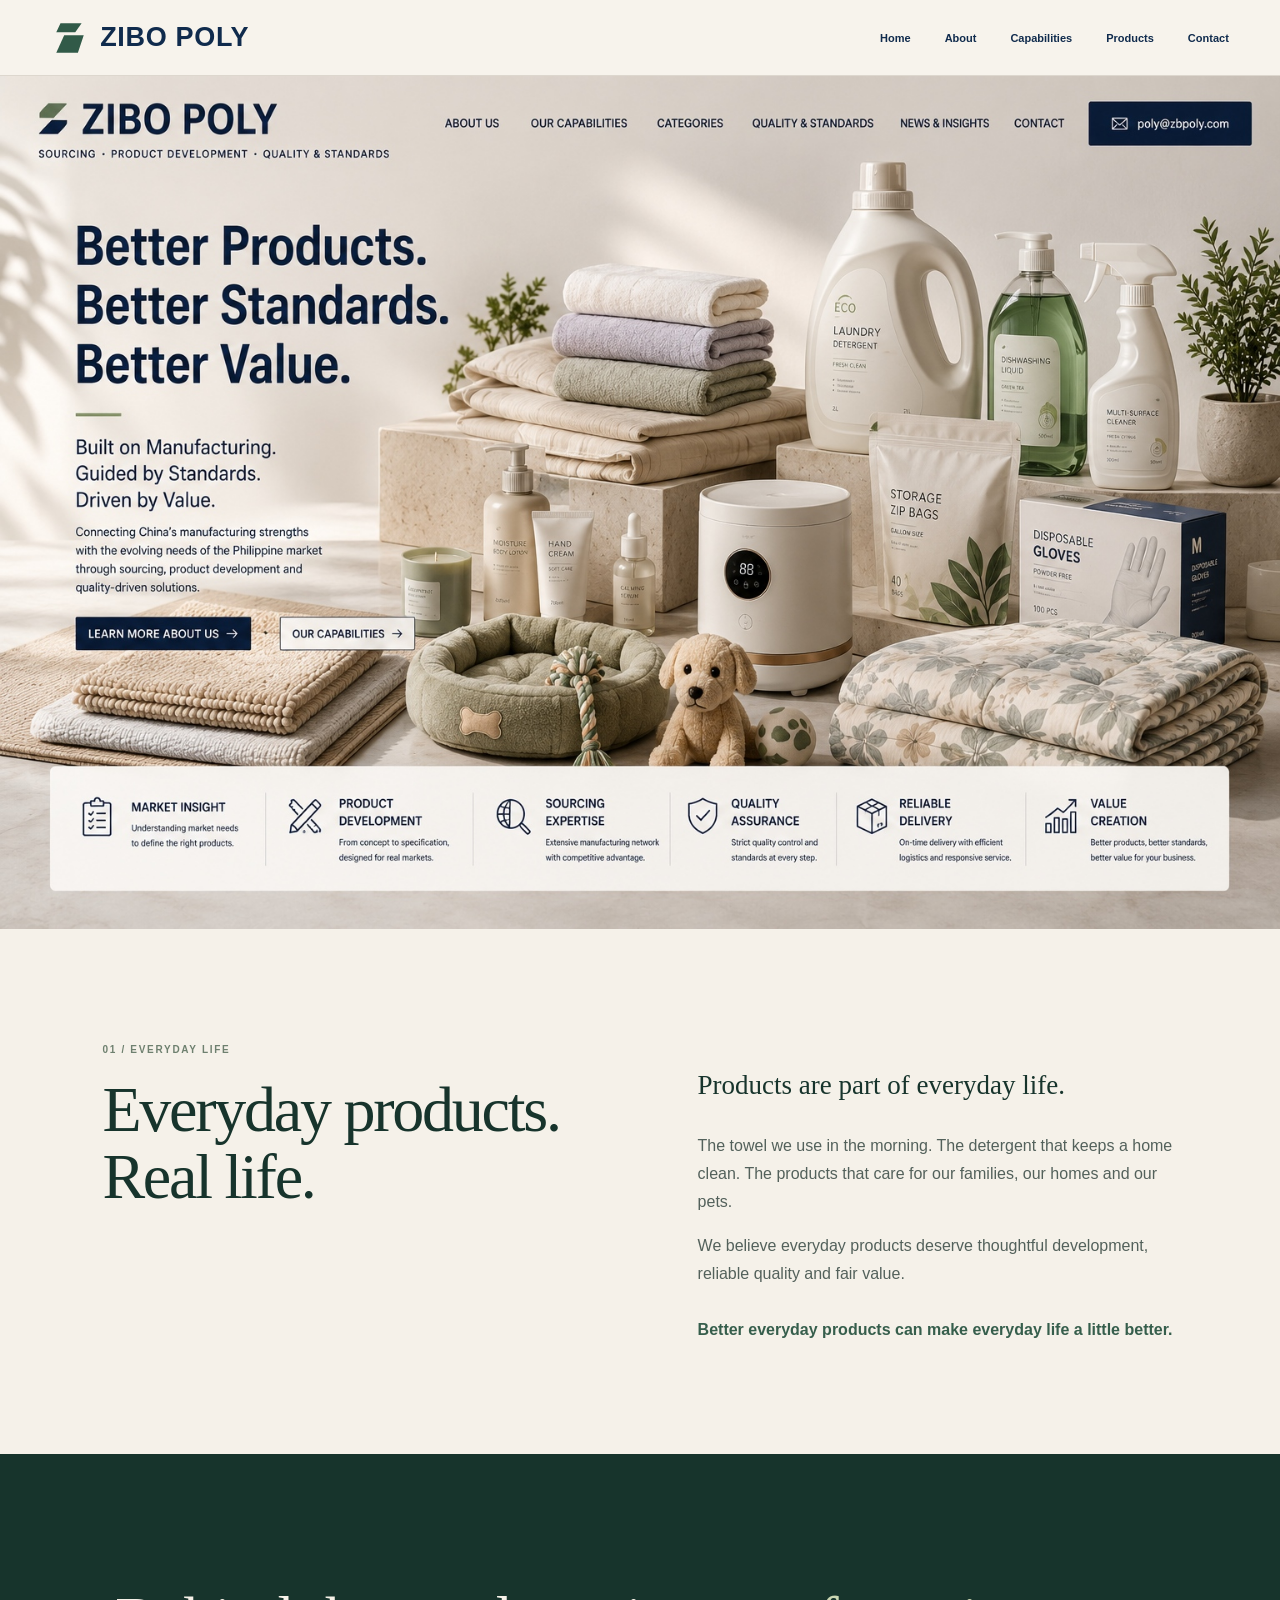
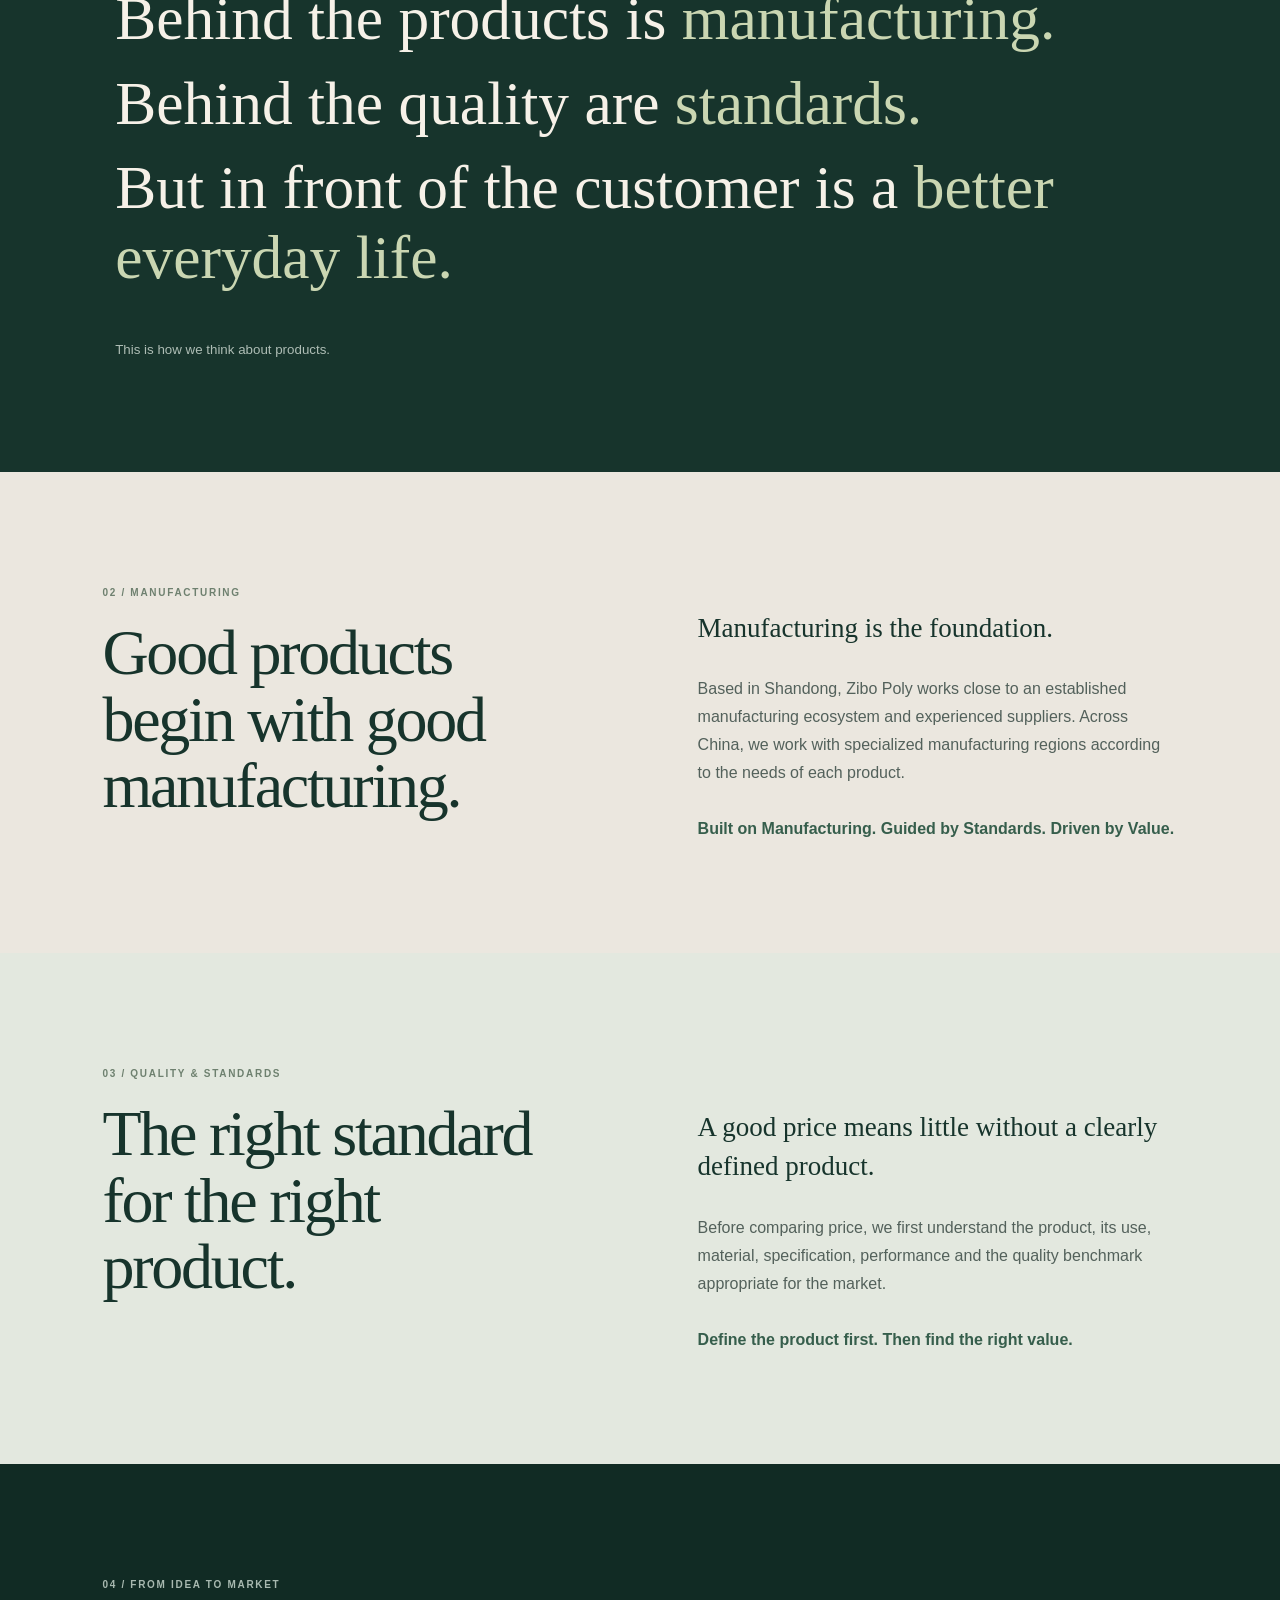
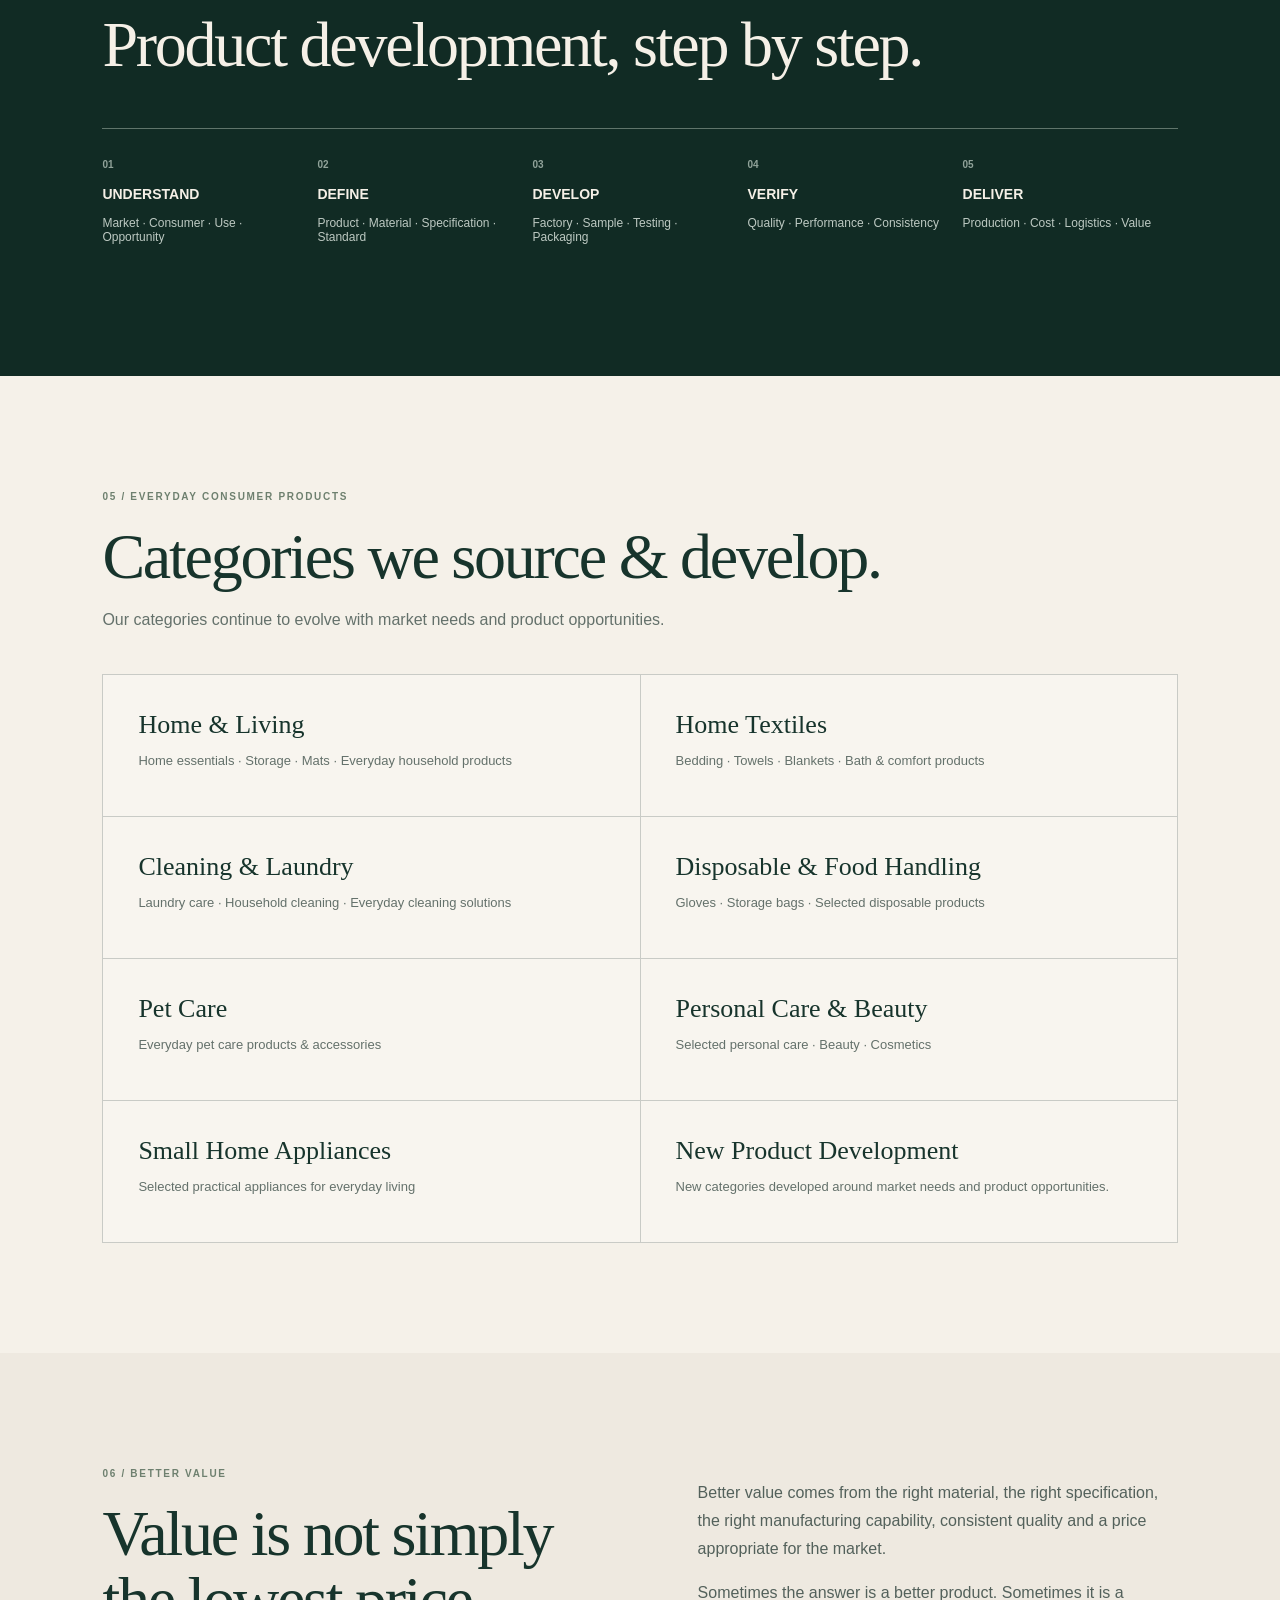
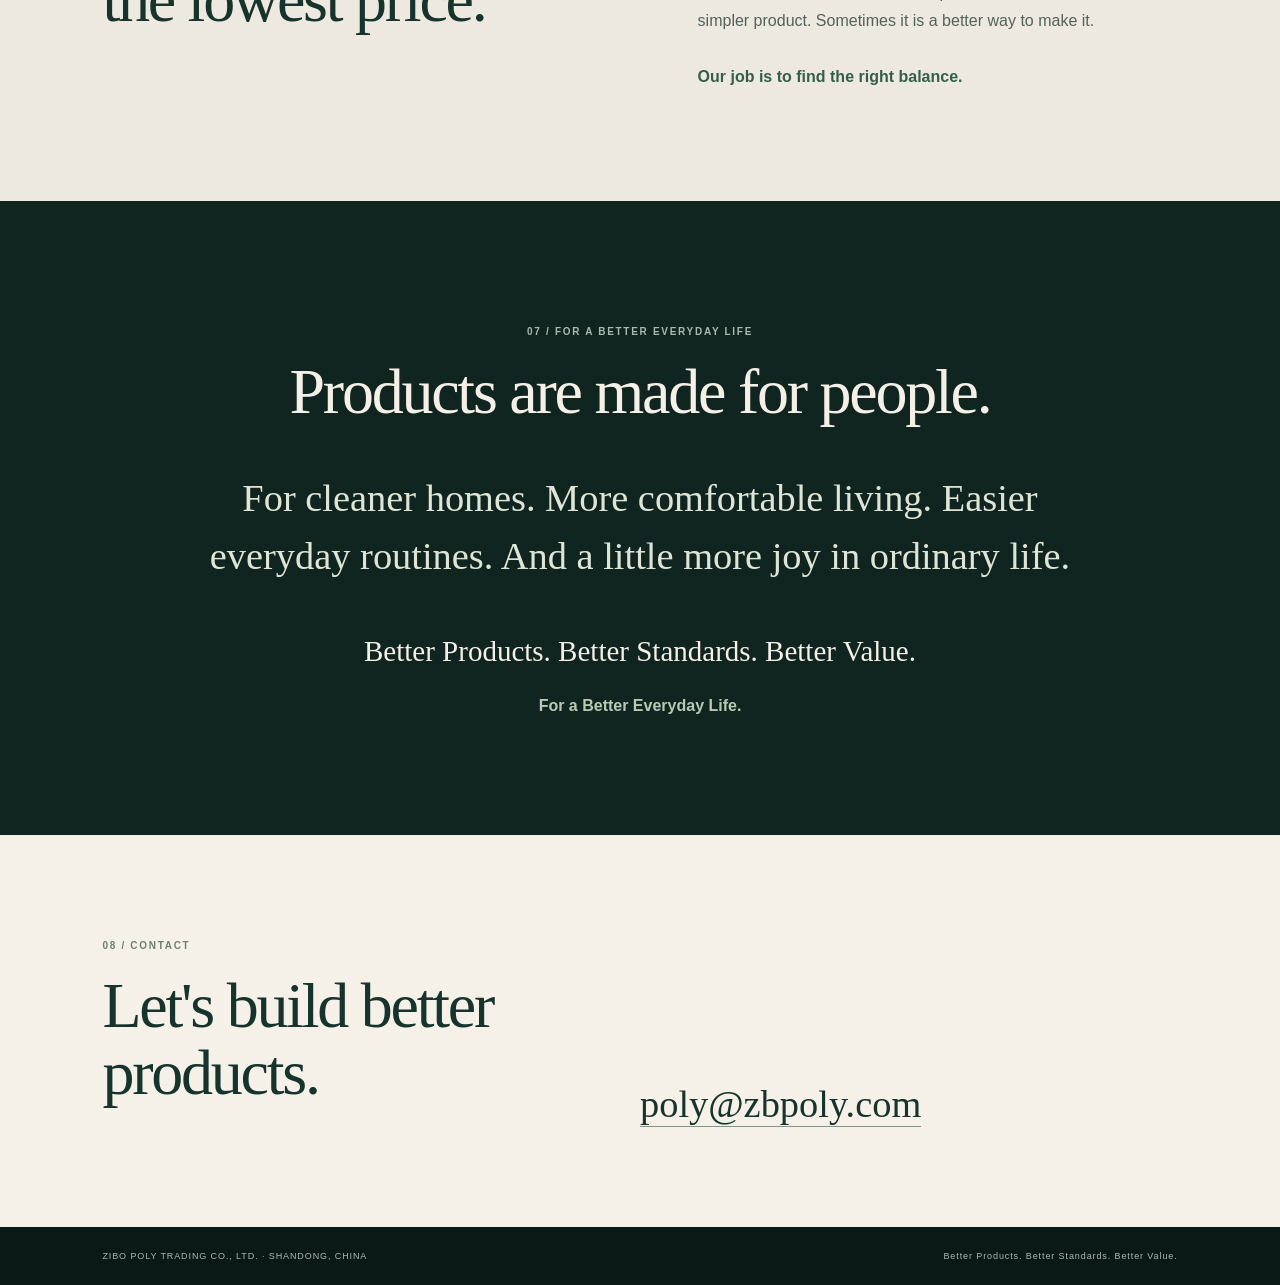
<file: index.html>
<!doctype html>
<html lang="en">
<head>
<meta charset="utf-8">
<meta name="viewport" content="width=device-width,initial-scale=1">
<title>Zibo Poly | Better Products. Better Standards. Better Value.</title>
<meta name="description" content="Zibo Poly develops and sources everyday consumer products through manufacturing capability, product standards and practical value.">
<link rel="stylesheet" href="style.css">
</head>
<body>
<header class="site-header">
  <a class="brand" href="#home" aria-label="Zibo Poly">
    <svg class="brand-mark" viewBox="0 0 72 72" aria-hidden="true">
      <path d="M18 8h40L46 25H10L18 8Z"/>
      <path d="M25 31h37L51 64H10l15-33Z"/>
    </svg>
    <span>ZIBO POLY</span>
  </a>

  <nav id="nav">
    <a href="#home">Home</a>
    <a href="#about">About</a>
    <a href="#capabilities">Capabilities</a>
    <a href="#products">Products</a>
    <a href="#contact">Contact</a>
  </nav>

  <button class="menu" aria-label="Open menu" aria-controls="nav" aria-expanded="false">
    <span></span><span></span><span></span>
  </button>
</header>

<main>
  <!-- The approved hero is intentionally preserved as one complete original artwork.
       We do NOT crop its product area or rebuild it from a screenshot. -->
  <section class="hero" id="home">
    <img src="hero-approved-original.jpg" alt="Zibo Poly — Better Products. Better Standards. Better Value.">
  </section>

  <section class="intro split" id="about">
    <div>
      <span class="eyebrow">01 / EVERYDAY LIFE</span>
      <h2>Everyday products.<br>Real life.</h2>
    </div>
    <div class="copy">
      <p class="lead">Products are part of everyday life.</p>
      <p>The towel we use in the morning. The detergent that keeps a home clean. The products that care for our families, our homes and our pets.</p>
      <p>We believe everyday products deserve thoughtful development, reliable quality and fair value.</p>
      <strong>Better everyday products can make everyday life a little better.</strong>
    </div>
  </section>

  <section class="manifesto">
    <p>Behind the products is <em>manufacturing.</em></p>
    <p>Behind the quality are <em>standards.</em></p>
    <p>But in front of the customer is a <em>better everyday life.</em></p>
    <small>This is how we think about products.</small>
  </section>

  <section class="split manufacturing" id="capabilities">
    <div>
      <span class="eyebrow">02 / MANUFACTURING</span>
      <h2>Good products begin with good manufacturing.</h2>
    </div>
    <div class="copy">
      <p class="lead">Manufacturing is the foundation.</p>
      <p>Based in Shandong, Zibo Poly works close to an established manufacturing ecosystem and experienced suppliers. Across China, we work with specialized manufacturing regions according to the needs of each product.</p>
      <strong>Built on Manufacturing. Guided by Standards. Driven by Value.</strong>
    </div>
  </section>

  <section class="standards">
    <span class="eyebrow">03 / QUALITY &amp; STANDARDS</span>
    <div class="standard-grid">
      <h2>The right standard for the right product.</h2>
      <div class="copy">
        <p class="lead">A good price means little without a clearly defined product.</p>
        <p>Before comparing price, we first understand the product, its use, material, specification, performance and the quality benchmark appropriate for the market.</p>
        <strong>Define the product first. Then find the right value.</strong>
      </div>
    </div>
  </section>

  <section class="process">
    <span class="eyebrow light">04 / FROM IDEA TO MARKET</span>
    <h2>Product development, step by step.</h2>
    <div class="steps">
      <article><b>01</b><h3>UNDERSTAND</h3><p>Market · Consumer · Use · Opportunity</p></article>
      <article><b>02</b><h3>DEFINE</h3><p>Product · Material · Specification · Standard</p></article>
      <article><b>03</b><h3>DEVELOP</h3><p>Factory · Sample · Testing · Packaging</p></article>
      <article><b>04</b><h3>VERIFY</h3><p>Quality · Performance · Consistency</p></article>
      <article><b>05</b><h3>DELIVER</h3><p>Production · Cost · Logistics · Value</p></article>
    </div>
  </section>

  <section class="products" id="products">
    <span class="eyebrow">05 / EVERYDAY CONSUMER PRODUCTS</span>
    <h2>Categories we source &amp; develop.</h2>
    <p class="introline">Our categories continue to evolve with market needs and product opportunities.</p>
    <div class="category-grid">
      <article><h3>Home &amp; Living</h3><p>Home essentials · Storage · Mats · Everyday household products</p></article>
      <article><h3>Home Textiles</h3><p>Bedding · Towels · Blankets · Bath &amp; comfort products</p></article>
      <article><h3>Cleaning &amp; Laundry</h3><p>Laundry care · Household cleaning · Everyday cleaning solutions</p></article>
      <article><h3>Disposable &amp; Food Handling</h3><p>Gloves · Storage bags · Selected disposable products</p></article>
      <article><h3>Pet Care</h3><p>Everyday pet care products &amp; accessories</p></article>
      <article><h3>Personal Care &amp; Beauty</h3><p>Selected personal care · Beauty · Cosmetics</p></article>
      <article><h3>Small Home Appliances</h3><p>Selected practical appliances for everyday living</p></article>
      <article><h3>New Product Development</h3><p>New categories developed around market needs and product opportunities.</p></article>
    </div>
  </section>

  <section class="split value">
    <div>
      <span class="eyebrow">06 / BETTER VALUE</span>
      <h2>Value is not simply the lowest price.</h2>
    </div>
    <div class="copy">
      <p>Better value comes from the right material, the right specification, the right manufacturing capability, consistent quality and a price appropriate for the market.</p>
      <p>Sometimes the answer is a better product. Sometimes it is a simpler product. Sometimes it is a better way to make it.</p>
      <strong>Our job is to find the right balance.</strong>
    </div>
  </section>

  <section class="closing">
    <span class="eyebrow light">07 / FOR A BETTER EVERYDAY LIFE</span>
    <h2>Products are made for people.</h2>
    <p>For cleaner homes. More comfortable living. Easier everyday routines. And a little more joy in ordinary life.</p>
    <h3>Better Products. Better Standards. Better Value.</h3>
    <b>For a Better Everyday Life.</b>
  </section>

  <section class="contact" id="contact">
    <div>
      <span class="eyebrow">08 / CONTACT</span>
      <h2>Let's build better products.</h2>
    </div>
    <a href="mailto:poly@zbpoly.com">poly@zbpoly.com</a>
  </section>
</main>

<footer>
  <span>ZIBO POLY TRADING CO., LTD. · SHANDONG, CHINA</span>
  <span>Better Products. Better Standards. Better Value.</span>
</footer>

<script>
const menu = document.querySelector('.menu');
const nav = document.querySelector('#nav');
menu.addEventListener('click', () => {
  const open = nav.classList.toggle('open');
  menu.setAttribute('aria-expanded', open ? 'true' : 'false');
});
nav.querySelectorAll('a').forEach(a => a.addEventListener('click', () => {
  nav.classList.remove('open');
  menu.setAttribute('aria-expanded', 'false');
}));
</script>
</body>
</html>
</file>
<file: style.css>
*{box-sizing:border-box}html{scroll-behavior:smooth}body{margin:0;background:#f5f1e9;color:#122c4d;font-family:Arial,Helvetica,sans-serif}.site-header{height:76px;padding:0 4vw;display:flex;align-items:center;background:rgba(247,243,236,.97);border-bottom:1px solid #ddd7ce;position:sticky;top:0;z-index:50}.brand{display:flex;align-items:center;gap:11px;text-decoration:none;color:#102b4d;font-size:27px;font-weight:800;letter-spacing:.025em}.brand-mark{width:38px;height:38px;fill:#315a48}.site-header nav{display:flex;gap:34px;margin-left:auto}.site-header nav a{text-decoration:none;color:#102b4d;font-size:11px;font-weight:700}.menu{display:none;border:0;background:transparent;margin-left:auto;padding:8px}.menu span{display:block;width:25px;height:2px;background:#102b4d;margin:5px 0}.hero{width:100%;background:#eee7dc;overflow:hidden}.hero img{display:block;width:100%;height:auto}.split{display:grid;grid-template-columns:1fr 1fr;gap:9vw;padding:110px 8vw}.eyebrow{font-size:10px;letter-spacing:.17em;font-weight:800;color:#6e806f}.split h2,.standards h2,.process h2,.products h2,.closing h2,.contact h2{font:clamp(42px,5vw,70px)/1.04 Georgia,serif;letter-spacing:-.035em;margin:20px 0;color:#17342c}.copy{max-width:690px;color:#53615b;line-height:1.75}.lead{font:27px/1.45 Georgia,serif;color:#17342c}.copy strong,.standards strong{display:block;margin-top:28px;color:#365e4c}.intro{background:#f5f1e9}.manifesto{padding:115px 9vw;background:#17342c;color:#f6f1e8}.manifesto p{font:clamp(35px,4.8vw,68px)/1.13 Georgia,serif;margin:15px 0}.manifesto em{font-style:normal;color:#cad6b2}.manifesto small{display:block;margin-top:50px;color:#aebdb5}.manufacturing{background:#ebe7df}.standards{padding:110px 8vw;background:#e3e8df}.standard-grid{display:grid;grid-template-columns:1fr 1fr;gap:9vw}.process{padding:110px 8vw;background:#112b24;color:#f5f0e7}.process h2,.closing h2{color:#f5f0e7}.light{color:#a8b9b0}.steps{display:grid;grid-template-columns:repeat(5,1fr);border-top:1px solid #60756b;margin-top:50px}.steps article{padding:25px 20px 10px 0}.steps b{font-size:10px;color:#91a39a}.steps h3{font-size:14px}.steps p{font-size:12px;color:#bdc9c2}.products{padding:110px 8vw}.introline{color:#64716b}.category-grid{display:grid;grid-template-columns:repeat(2,1fr);gap:1px;background:#c9cbc6;border:1px solid #c9cbc6;margin-top:45px}.category-grid article{padding:35px;background:#f8f5ef}.category-grid h3{font:26px Georgia,serif;margin:0 0 10px;color:#17342c}.category-grid p{font-size:13px;color:#64716b}.value{background:#eee9e0}.closing{text-align:center;padding:120px 8vw;background:#10251f;color:#f5f0e8}.closing p{font:clamp(25px,3vw,40px)/1.5 Georgia,serif;max-width:900px;margin:45px auto;color:#dfe5d6}.closing h3{font:29px Georgia,serif;margin-top:50px}.closing b{color:#b9c9b5}.contact{display:grid;grid-template-columns:1fr 1fr;align-items:end;padding:100px 8vw}.contact a{font:clamp(28px,3vw,44px) Georgia,serif;text-decoration:none;color:#17342c;border-bottom:1px solid #82958c;width:max-content}footer{padding:24px 8vw;background:#091a16;color:#aab8b1;font-size:9px;letter-spacing:.1em;display:flex;justify-content:space-between}@media(max-width:760px){.site-header{height:64px;padding:0 5vw}.brand{font-size:20px;gap:8px}.brand-mark{width:30px;height:30px}.menu{display:block}.site-header nav{display:none;position:absolute;top:64px;left:0;right:0;background:#f7f3ec;padding:8px 6vw 18px;flex-direction:column;gap:0;border-top:1px solid #ddd7ce;box-shadow:0 10px 24px rgba(0,0,0,.08)}.site-header nav.open{display:flex}.site-header nav a{padding:14px 0;border-bottom:1px solid #e0dbd2}.hero{overflow-x:auto;scrollbar-width:none}.hero::-webkit-scrollbar{display:none}.hero img{width:auto;max-width:none;height:67vh;min-height:510px;object-fit:contain;object-position:left top}.split{grid-template-columns:1fr;padding:78px 7vw;gap:20px}.manifesto,.standards,.process,.products,.closing{padding:78px 7vw}.standard-grid{grid-template-columns:1fr}.steps,.category-grid{grid-template-columns:1fr}.steps article{border-bottom:1px solid #50675d}.contact{grid-template-columns:1fr;padding:75px 7vw;gap:25px}.contact a{font-size:27px}footer{display:block;padding:22px 7vw;line-height:2}footer span{display:block}}
</file>
